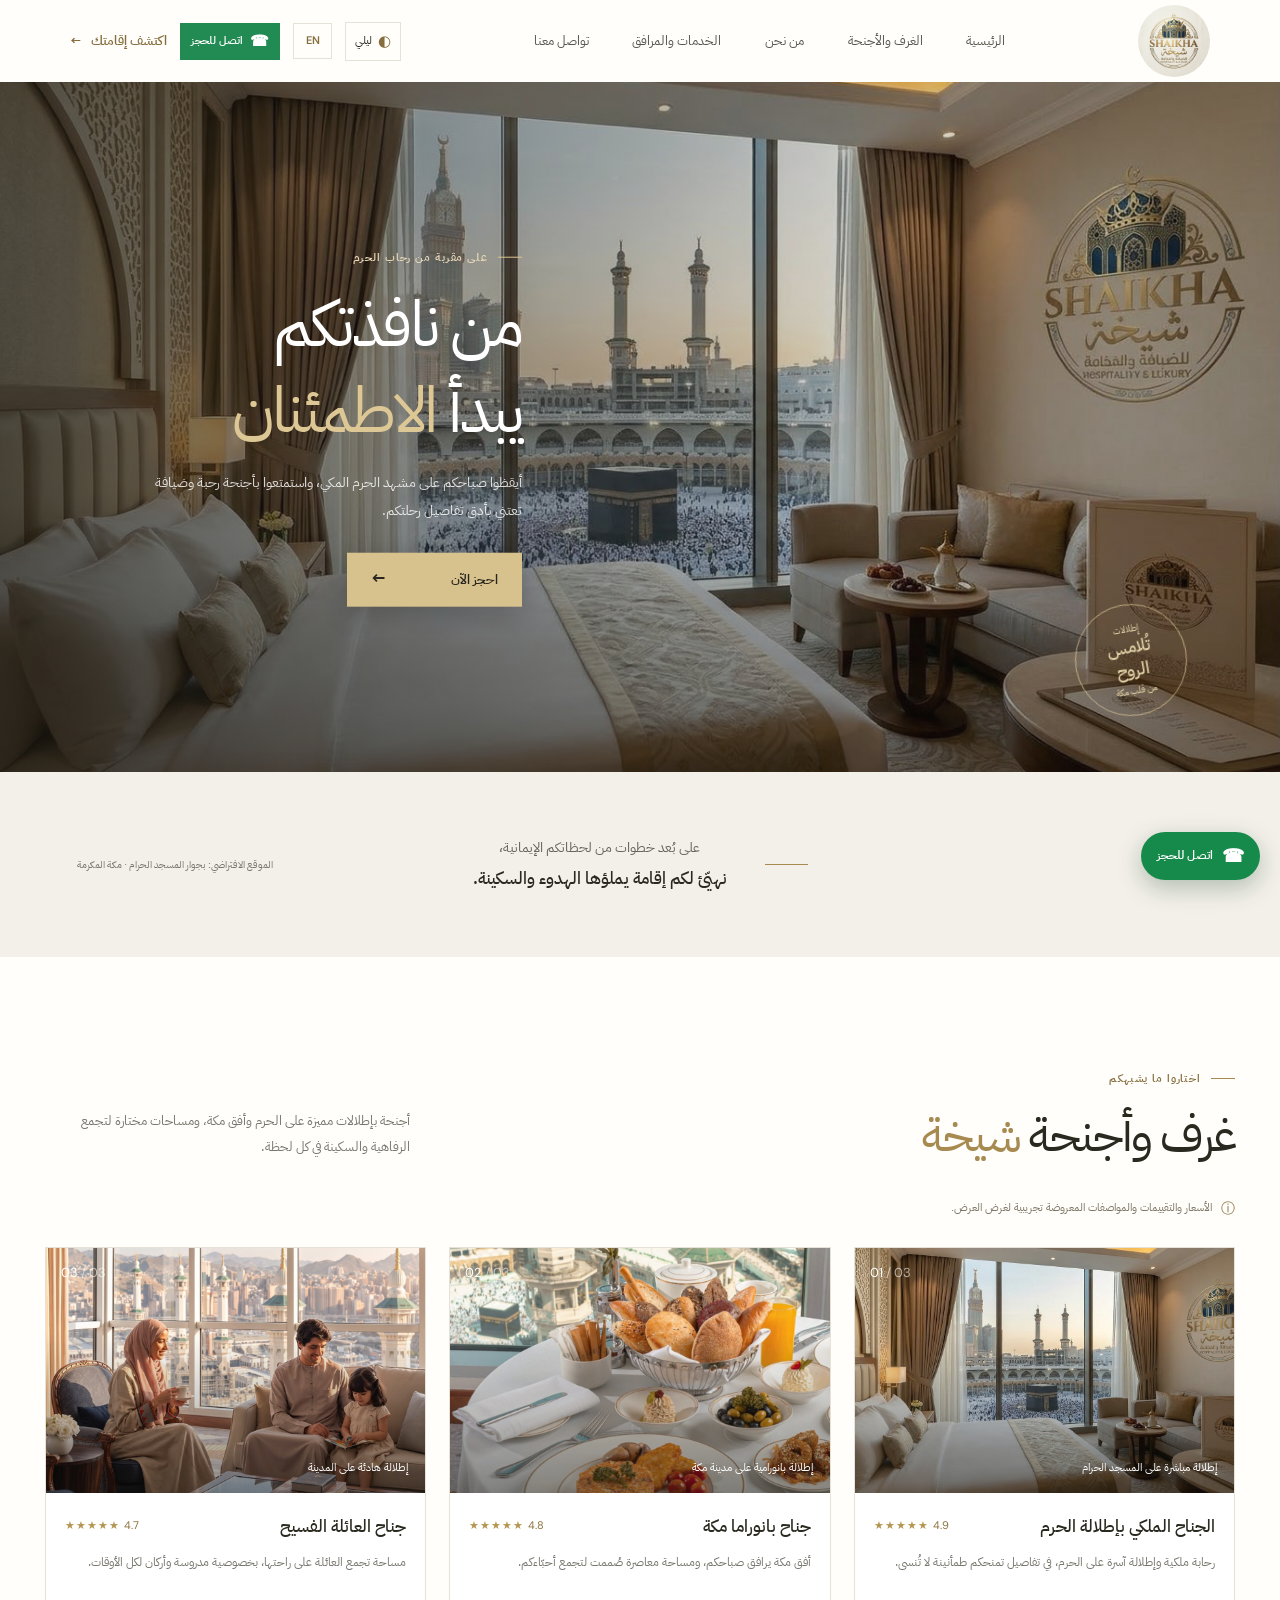
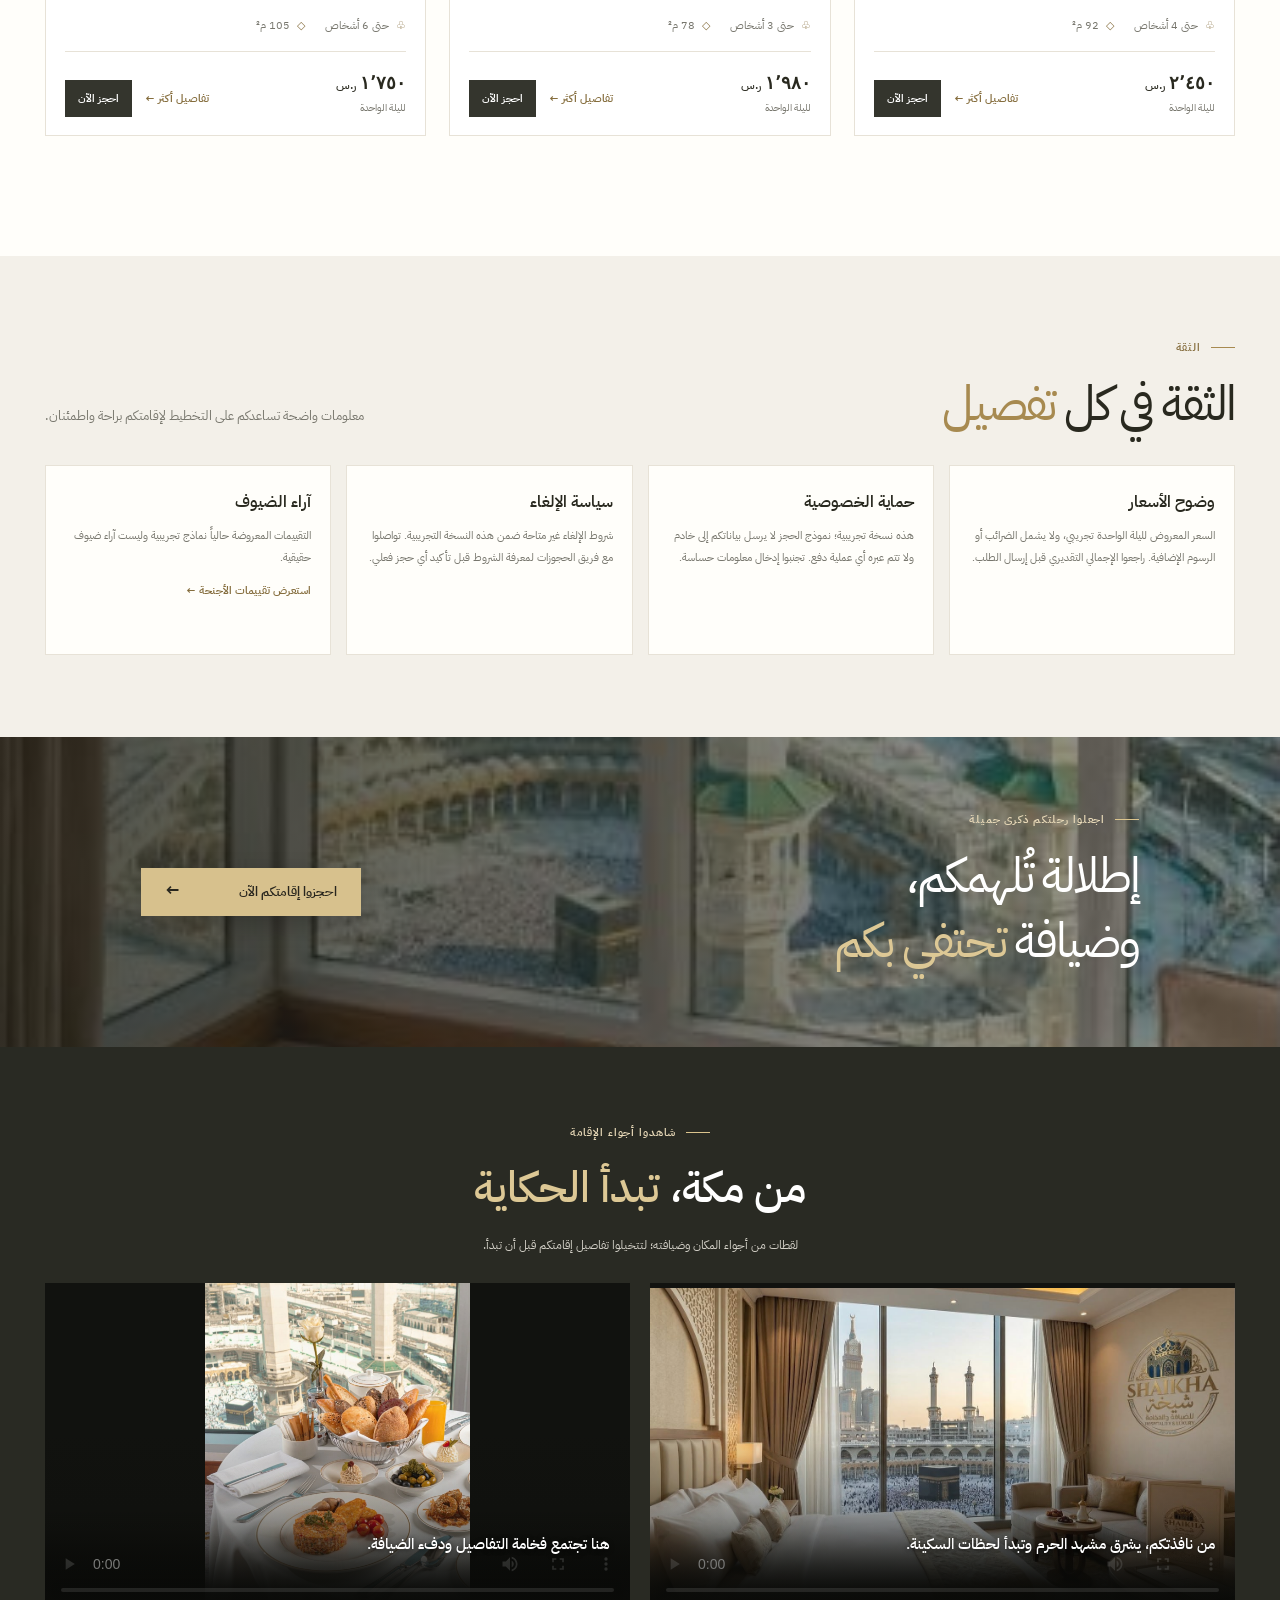
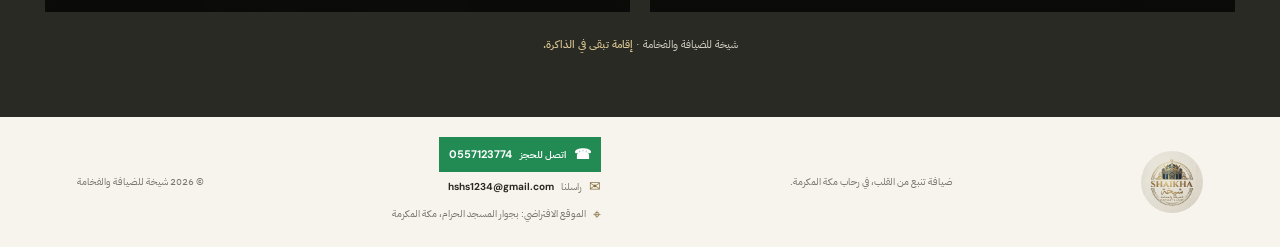
<file: index.html>
<!doctype html>
<html lang="ar" dir="rtl">
<head>
  <meta charset="utf-8">
  <meta name="viewport" content="width=device-width, initial-scale=1">
  <meta name="theme-color" content="#f7f4ed">
  <title>الغرف والأجنحة | شيخة للضيافة والفخامة</title>
  <link rel="icon" href="fotoo1.jpeg" type="image/jpeg">
  <link rel="preconnect" href="https://fonts.googleapis.com">
  <link rel="preconnect" href="https://fonts.gstatic.com" crossorigin>
  <link href="https://fonts.googleapis.com/css2?family=Alexandria:wght@400;500;600;700&family=DM+Sans:wght@400;500;600;700&family=IBM+Plex+Sans+Arabic:wght@400;500;600;700&display=swap" rel="stylesheet">
  <link rel="stylesheet" href="styles.css">
  <script src="app.js" defer></script>
</head>
<body data-page="rooms">
  <header class="site-header">
    <a class="brand" href="index.html" aria-label="شيخة، الصفحة الرئيسية">
      <img class="brand-logo" src="fotoo1.jpeg" alt="شيخة للضيافة والفخامة">
    </a>
    <nav class="main-nav" aria-label="التنقل الرئيسي">
      <a href="index.html" aria-current="page">الرئيسية</a>
      <a href="#rooms">الغرف والأجنحة</a>
      <a href="about.html">من نحن</a>
      <a href="services.html">الخدمات والمرافق</a>
      <a href="contact.html">تواصل معنا</a>
    </nav>
    <div class="header-actions">
      <button class="theme-toggle" type="button" aria-label="تفعيل الوضع الليلي"><span aria-hidden="true">◐</span><span class="theme-label">ليلي</span></button>
      <button class="language-toggle" type="button" aria-label="Switch to English">EN</button>
      <a class="header-contact" href="tel:+966557123774"><span aria-hidden="true">☎</span><span>اتصل للحجز</span></a>
      <a class="header-booking" href="#rooms">اكتشف إقامتك <span aria-hidden="true">←</span></a>
    </div>
  </header>

  <main>
    <section class="listing-hero">
      <div class="hero-shade"></div>
      <div class="hero-content">
        <p class="eyebrow eyebrow-light"><span></span> على مقربة من رحاب الحرم</p>
        <h1>من نافذتكم<br>يبدأ <em>الاطمئنان</em></h1>
        <p class="hero-intro">أيقظوا صباحكم على مشهد الحرم المكي، واستمتعوا بأجنحة رحبة وضيافة تعتني بأدق تفاصيل رحلتكم.</p>
        <a class="button button-gold hero-book-button" href="#rooms">احجز الآن <span aria-hidden="true">←</span></a>
      </div>
      <div class="hero-stamp"><span>إطلالات</span><strong>تُلامس<br>الروح</strong><span>من قلب مكة</span></div>
    </section>

    <section class="intro-strip" id="experience">
      <span class="strip-line" aria-hidden="true"></span>
      <p>على بُعد خطوات من لحظاتكم الإيمانية،<br><strong>نهيّئ لكم إقامة يملؤها الهدوء والسكينة.</strong></p>
      <a class="strip-note" href="https://maps.google.com/?q=Masjid+al-Haram+Makkah" target="_blank" rel="noopener noreferrer">الموقع الافتراضي: بجوار المسجد الحرام · مكة المكرمة</a>
    </section>

    <section class="rooms-section page-wrap" id="rooms">
      <div class="section-heading">
        <div>
          <p class="eyebrow"><span></span> اختاروا ما يشبهكم</p>
          <h2>غرف وأجنحة <em>شيخة</em></h2>
        </div>
        <p class="section-description">أجنحة بإطلالات مميزة على الحرم وأفق مكة، ومساحات مختارة لتجمع الرفاهية والسكينة في كل لحظة.</p>
      </div>
      <div class="demo-note"><span aria-hidden="true">ⓘ</span> الأسعار والتقييمات والمواصفات المعروضة تجريبية لغرض العرض.</div>
      <div class="room-grid" id="room-list" aria-live="polite"></div>
    </section>

    <section class="trust-section" id="trust">
      <div class="page-wrap">
        <div class="section-heading">
          <div>
            <p class="eyebrow"><span></span> الثقة</p>
            <h2>الثقة في كل <em>تفصيل</em></h2>
          </div>
          <p class="section-description">معلومات واضحة تساعدكم على التخطيط لإقامتكم براحة واطمئنان.</p>
        </div>
        <div class="trust-grid">
          <article class="trust-card">
            <h3>وضوح الأسعار</h3>
            <p>السعر المعروض لليلة الواحدة تجريبي، ولا يشمل الضرائب أو الرسوم الإضافية. راجعوا الإجمالي التقديري قبل إرسال الطلب.</p>
          </article>
          <article class="trust-card">
            <h3>حماية الخصوصية</h3>
            <p>هذه نسخة تجريبية؛ نموذج الحجز لا يرسل بياناتكم إلى خادم ولا تتم عبره أي عملية دفع. تجنبوا إدخال معلومات حساسة.</p>
          </article>
          <article class="trust-card">
            <h3>سياسة الإلغاء</h3>
            <p>شروط الإلغاء غير متاحة ضمن هذه النسخة التجريبية. تواصلوا مع فريق الحجوزات لمعرفة الشروط قبل تأكيد أي حجز فعلي.</p>
          </article>
          <article class="trust-card">
            <h3>آراء الضيوف</h3>
            <p>التقييمات المعروضة حالياً نماذج تجريبية وليست آراء ضيوف حقيقية.</p>
            <a class="text-link" href="room.html?id=haram-royal#reviews">استعرض تقييمات الأجنحة <span aria-hidden="true">←</span></a>
          </article>
        </div>
      </div>
    </section>

    <section class="closing-banner" id="contact">
      <div>
        <p class="eyebrow eyebrow-light"><span></span> اجعلوا رحلتكم ذكرى جميلة</p>
        <h2>إطلالة تُلهمكم،<br>وضيافة <em>تحتفي بكم</em></h2>
      </div>
      <a class="button button-gold closing-book-button" href="#rooms">احجزوا إقامتكم الآن <span aria-hidden="true">←</span></a>
    </section>

    <section class="final-film-section" id="experience" aria-labelledby="film-title">
      <div class="page-wrap">
        <div class="final-film-heading">
          <p class="eyebrow eyebrow-light"><span></span> شاهدوا أجواء الإقامة</p>
          <h2 id="film-title">من مكة، <em>تبدأ الحكاية</em></h2>
          <p>لقطات من أجواء المكان وضيافته؛ لتتخيلوا تفاصيل إقامتكم قبل أن تبدأ.</p>
        </div>
        <div class="film-grid">
          <figure class="film-card">
            <video controls playsinline preload="metadata" poster="2%20Image.jpeg" aria-label="مشاهد من الجناح وإطلالته على الحرم">
              <source src="WhatsApp%20Video%202026-11-17%20at%203.32.32%20PM.mp4" type="video/mp4">
              عذراً، متصفحكم لا يدعم تشغيل الفيديو.
            </video>
            <figcaption class="film-caption">من نافذتكم، يشرق مشهد الحرم وتبدأ لحظات السكينة.</figcaption>
          </figure>
          <figure class="film-card">
            <video controls playsinline preload="metadata" poster="WhatsApp%20Image%202026-11-17%20at%203.40.19%20PM%20(1).jpeg" aria-label="مشاهد من الجلسة والضيافة">
              <source src="WhatsApp%20Video%202026-11-17%20at%203.40.26%20PM.mp4" type="video/mp4">
              عذراً، متصفحكم لا يدعم تشغيل الفيديو.
            </video>
            <figcaption class="film-caption">هنا تجتمع فخامة التفاصيل ودفء الضيافة.</figcaption>
          </figure>
        </div>
        <p class="film-signoff">شيخة للضيافة والفخامة · <strong>إقامة تبقى في الذاكرة.</strong></p>
      </div>
    </section>
  </main>
  <footer class="site-footer">
    <a class="brand brand-footer" href="index.html"><img class="brand-logo" src="fotoo1.jpeg" alt="شيخة للضيافة والفخامة"></a>
    <p class="footer-motto">ضيافة تنبع من القلب، في رحاب مكة المكرمة.</p>
    <div class="footer-contact">
      <a class="footer-phone" href="tel:+966557123774"><span aria-hidden="true">☎</span><span>اتصل للحجز</span><strong dir="ltr">0557123774</strong></a>
      <a class="footer-email" href="mailto:hshs1234@gmail.com"><span aria-hidden="true">✉</span><span>راسلنا</span><strong>hshs1234@gmail.com</strong></a>
      <a class="footer-location" href="https://maps.google.com/?q=Masjid+al-Haram+Makkah" target="_blank" rel="noopener noreferrer"><span aria-hidden="true">⌖</span><span>الموقع الافتراضي: بجوار المسجد الحرام، مكة المكرمة</span></a>
    </div>
    <span>© <span data-year></span> شيخة للضيافة والفخامة</span>
  </footer>
  <a class="floating-contact" href="tel:+966557123774" aria-label="اتصل للحجز"><span aria-hidden="true">☎</span><span>اتصل للحجز</span></a>
  <script src="i18n.js" defer></script>
</body>
</html>
</file>
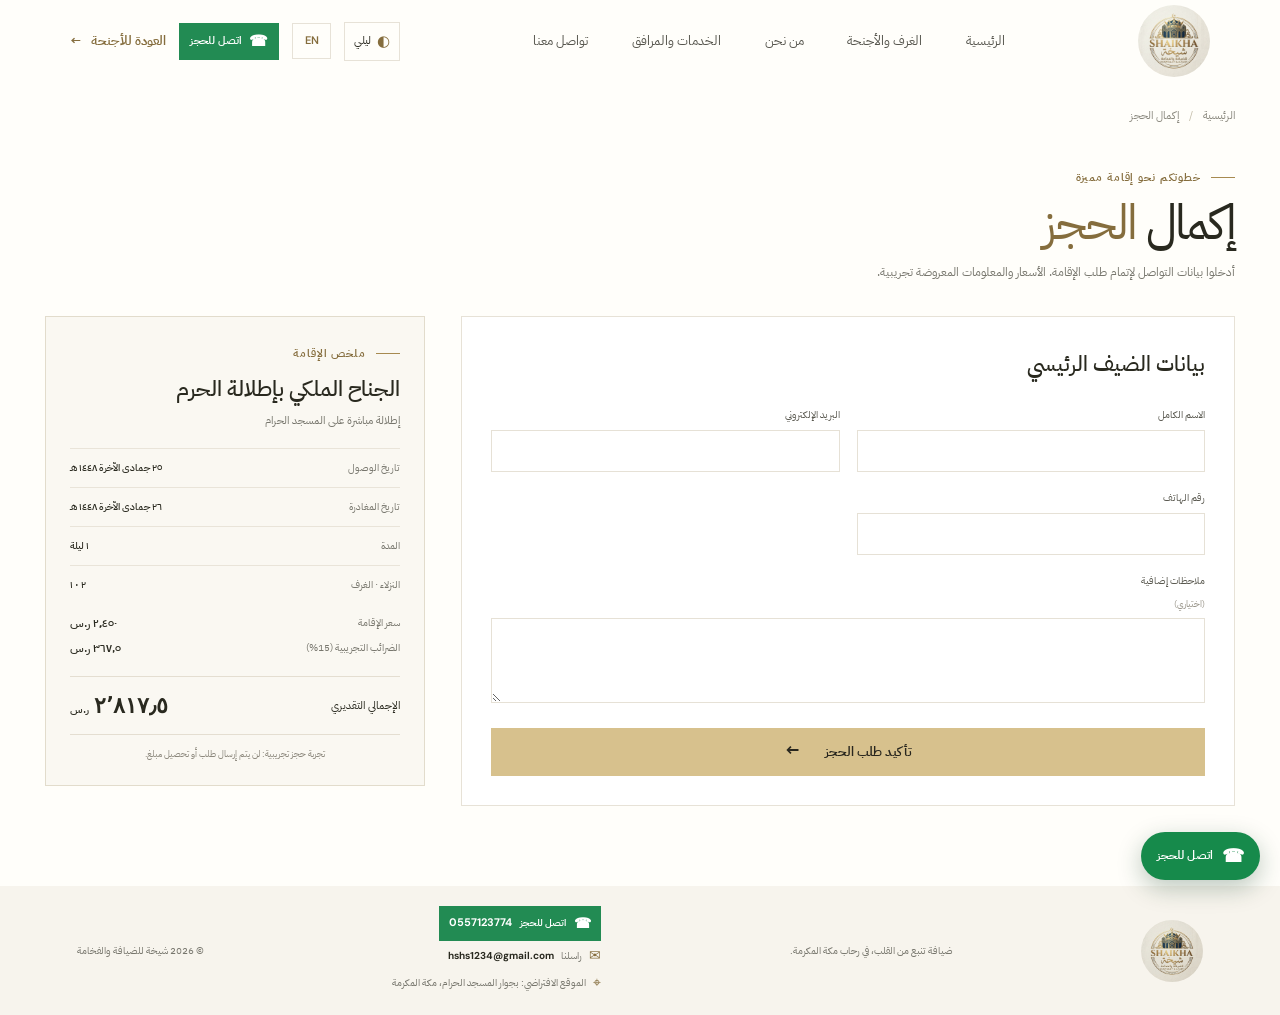
<file: booking.html>
<!doctype html>
<html lang="ar" dir="rtl">
<head>
  <meta charset="utf-8">
  <meta name="viewport" content="width=device-width, initial-scale=1">
  <meta name="theme-color" content="#f7f4ed">
  <title>إكمال الحجز | شيخة للضيافة والفخامة</title>
  <link rel="icon" href="fotoo1.jpeg" type="image/jpeg">
  <link rel="preconnect" href="https://fonts.googleapis.com">
  <link rel="preconnect" href="https://fonts.gstatic.com" crossorigin>
  <link href="https://fonts.googleapis.com/css2?family=Alexandria:wght@400;500;600;700&family=DM+Sans:wght@400;500;600;700&family=IBM+Plex+Sans+Arabic:wght@400;500;600;700&display=swap" rel="stylesheet">
  <link rel="stylesheet" href="styles.css">
  <script src="app.js" defer></script>
</head>
<body data-page="booking">
  <header class="site-header">
    <a class="brand" href="index.html" aria-label="شيخة، الصفحة الرئيسية"><img class="brand-logo" src="fotoo1.jpeg" alt="شيخة للضيافة والفخامة"></a>
    <nav class="main-nav" aria-label="التنقل الرئيسي"><a href="index.html">الرئيسية</a><a href="index.html#rooms">الغرف والأجنحة</a><a href="about.html">من نحن</a><a href="services.html">الخدمات والمرافق</a><a href="contact.html">تواصل معنا</a></nav>
    <div class="header-actions">
      <button class="theme-toggle" type="button" aria-label="تفعيل الوضع الليلي"><span aria-hidden="true">◐</span><span class="theme-label">ليلي</span></button>
      <button class="language-toggle" type="button" aria-label="Switch to English">EN</button>
      <a class="header-contact" href="tel:+966557123774"><span aria-hidden="true">☎</span><span>اتصل للحجز</span></a>
      <a class="header-booking" href="index.html">العودة للأجنحة <span aria-hidden="true">←</span></a>
    </div>
  </header>
  <main class="page-wrap booking-page">
    <nav class="breadcrumbs" aria-label="مسار التنقل"><a href="index.html">الرئيسية</a><span aria-hidden="true">/</span><span>إكمال الحجز</span></nav>
    <div class="booking-page-heading"><p class="eyebrow"><span></span> خطوتكم نحو إقامة مميزة</p><h1>إكمال <em>الحجز</em></h1><p>أدخلوا بيانات التواصل لإتمام طلب الإقامة. الأسعار والمعلومات المعروضة تجريبية.</p></div>
    <div class="checkout-layout">
      <form class="checkout-form" id="checkout-form">
        <h2>بيانات الضيف الرئيسي</h2>
        <div class="checkout-fields">
          <label class="field-label">الاسم الكامل<input name="fullName" autocomplete="name" required></label>
          <label class="field-label">البريد الإلكتروني<input name="email" type="email" autocomplete="email" required></label>
          <label class="field-label">رقم الهاتف<input name="phone" type="tel" autocomplete="tel" required></label>
          <label class="field-label">ملاحظات إضافية <span class="optional">(اختياري)</span><textarea name="notes" rows="3"></textarea></label>
        </div>
        <button class="button button-gold button-full" type="submit">تأكيد طلب الحجز <span aria-hidden="true">←</span></button>
        <p class="form-status" id="checkout-status" role="status"></p>
      </form>
      <aside class="booking-card checkout-summary">
        <p class="eyebrow"><span></span> ملخص الإقامة</p>
        <h2 id="checkout-room-name"></h2>
        <p class="checkout-view" id="checkout-view"></p>
        <div class="summary-row"><span>تاريخ الوصول</span><strong id="checkout-checkin"></strong></div>
        <div class="summary-row"><span>تاريخ المغادرة</span><strong id="checkout-checkout"></strong></div>
        <div class="summary-row"><span>المدة</span><strong id="checkout-nights"></strong></div>
        <div class="summary-row"><span>النزلاء · الغرف</span><strong id="checkout-guests"></strong></div>
        <div class="cost-breakdown">
          <div><span>سعر الإقامة</span><strong id="checkout-subtotal"></strong></div>
          <div><span>الضرائب التجريبية (15%)</span><strong id="checkout-tax"></strong></div>
        </div>
        <div class="booking-total"><span>الإجمالي التقديري</span><strong id="checkout-total"></strong></div>
        <p class="booking-disclaimer">تجربة حجز تجريبية: لن يتم إرسال طلب أو تحصيل مبلغ.</p>
      </aside>
    </div>
  </main>
  <footer class="site-footer">
    <a class="brand brand-footer" href="index.html"><img class="brand-logo" src="fotoo1.jpeg" alt="شيخة للضيافة والفخامة"></a>
    <p class="footer-motto">ضيافة تنبع من القلب، في رحاب مكة المكرمة.</p>
    <div class="footer-contact">
      <a class="footer-phone" href="tel:+966557123774"><span aria-hidden="true">☎</span><span>اتصل للحجز</span><strong dir="ltr">0557123774</strong></a>
      <a class="footer-email" href="mailto:hshs1234@gmail.com"><span aria-hidden="true">✉</span><span>راسلنا</span><strong>hshs1234@gmail.com</strong></a>
      <a class="footer-location" href="https://maps.google.com/?q=Masjid+al-Haram+Makkah" target="_blank" rel="noopener noreferrer"><span aria-hidden="true">⌖</span><span>الموقع الافتراضي: بجوار المسجد الحرام، مكة المكرمة</span></a>
    </div>
    <span>© <span data-year></span> شيخة للضيافة والفخامة</span>
  </footer>
  <a class="floating-contact" href="tel:+966557123774" aria-label="اتصل للحجز"><span aria-hidden="true">☎</span><span>اتصل للحجز</span></a>
  <script src="i18n.js" defer></script>
</body>
</html>
</file>
<file: styles.css>
:root {
  --ink: #29291f;
  --muted: #77766d;
  --gold: #a78a50;
  --gold-dark: #856d3d;
  --gold-soft: #e7dcc1;
  --cream: #f7f4ed;
  --paper: #fffefa;
  --line: #e7e2d7;
  --serif: "IBM Plex Sans Arabic", sans-serif;
}

* { box-sizing: border-box; }
html { scroll-behavior: smooth; scroll-padding-top: 90px; }
body { margin: 0; background: var(--paper); color: var(--ink); font-family: "IBM Plex Sans Arabic", sans-serif; font-size: 15px; line-height: 1.8; }
button, input, select, textarea { font: inherit; }
button, a { -webkit-tap-highlight-color: transparent; }
a { color: inherit; text-decoration: none; }
button:focus-visible, a:focus-visible, input:focus-visible, select:focus-visible, textarea:focus-visible { outline: 3px solid #bf9d56; outline-offset: 3px; }
.page-wrap { width: min(1190px, calc(100% - 64px)); margin-inline: auto; }
.site-header { height: 82px; padding: 0 max(5.5vw, 28px); display: flex; align-items: center; justify-content: space-between; gap: 25px; background: var(--paper); position: relative; z-index: 4; }
.brand { display: inline-flex; align-items: center; gap: 11px; flex-shrink: 0; }
.brand-logo { display: block; width: 72px; height: 72px; border-radius: 50%; object-fit: cover; object-position: center; mix-blend-mode: multiply; }
.main-nav { display: flex; gap: clamp(20px, 3.4vw, 54px); color: #56554d; font-size: 13px; }
.menu-toggle { display: none; }
.main-nav a, .header-booking, .text-link { transition: color .2s ease; }
.main-nav a:hover, .header-booking:hover, .text-link:hover { color: var(--gold-dark); }
.header-actions { display: flex; align-items: center; gap: 13px; flex-shrink: 0; }
.theme-toggle, .language-toggle { min-height: 36px; display: inline-flex; align-items: center; justify-content: center; gap: 6px; padding: 5px 9px; border: 1px solid var(--line); color: var(--ink); background: transparent; font-size: 11px; cursor: pointer; transition: background .2s ease, border-color .2s ease; }
.theme-toggle:hover, .language-toggle:hover { border-color: var(--gold); background: var(--cream); }
.theme-toggle > span:first-child { color: var(--gold-dark); font-size: 15px; }
.language-toggle { min-width: 39px; color: var(--gold-dark); font-family: "DM Sans", sans-serif; font-weight: 600; }
.header-contact { min-height: 36px; display: inline-flex; align-items: center; gap: 7px; padding: 5px 11px; color: #fff; background: #228b53; font-size: 11px; font-weight: 600; white-space: nowrap; transition: background .2s ease, transform .2s ease; }
.header-contact:hover { color: #fff; background: #176f40; transform: translateY(-1px); }
.header-contact > span:first-child { font-size: 15px; }
.header-booking { color: var(--gold-dark); font-size: 13px; font-weight: 600; white-space: nowrap; }
.header-booking span { padding-inline-start: 7px; }
.listing-hero { position: relative; min-height: 550px; height: min(690px, 70vw); overflow: hidden; color: white; background: #35362f url("2%20Image.jpeg") center 48% / cover no-repeat; }
.hero-shade, .gallery-shade { position: absolute; inset: 0; background: linear-gradient(90deg, rgba(20,21,17,.66), rgba(20,21,17,.16) 70%), linear-gradient(0deg, rgba(16,17,14,.32), transparent 42%); }
.hero-content { position: absolute; top: 50%; left: max(10.3vw, 55px); transform: translateY(-50%); max-width: 470px; animation: content-reveal .8s .15s ease both; }
.eyebrow { margin: 0 0 14px; color: var(--gold-dark); text-transform: uppercase; letter-spacing: .08em; font-size: 11px; font-weight: 600; display: flex; align-items: center; gap: 10px; }
.eyebrow > span { display: inline-block; width: 24px; height: 1px; background: var(--gold); }
.eyebrow-light { color: #e8d9b8; }
.eyebrow-light > span { background: #dbc48d; }
.hero-content h1, .section-heading h2, .closing-banner h2, .booking-page-heading h1 { margin: 0; font-family: var(--serif); font-weight: 400; font-size: clamp(40px, 5vw, 66px); line-height: 1.35; letter-spacing: -.04em; }
.hero-content h1 em, .section-heading h2 em, .closing-banner h2 em, .booking-page-heading h1 em { color: #ddc895; font-style: normal; }
.hero-intro { max-width: 390px; margin: 14px 0 28px; color: rgba(255,255,255,.82); font-size: 14px; line-height: 2; }
.button { min-height: 48px; display: inline-flex; justify-content: center; align-items: center; gap: 25px; padding: 0 23px; border: 1px solid transparent; font-size: 13px; font-weight: 600; cursor: pointer; transition: background .2s ease, color .2s ease, transform .2s ease; }
.button:hover { transform: translateY(-2px); }
.button-gold { color: #28261e; background: #d7c18d; }
.button-gold:hover { background: #e3d1a5; }
.button-gold > span, .button-dark > span, .button-outline > span { font-size: 17px; }
.hero-book-button { min-width: 175px; min-height: 54px; justify-content: space-between; box-shadow: 0 8px 26px rgba(0,0,0,.2); }
.hero-stamp { position: absolute; right: 7.3vw; bottom: 56px; width: 112px; height: 112px; border: 1px solid rgba(222,201,150,.7); border-radius: 50%; display: flex; align-items: center; justify-content: center; flex-direction: column; color: #e3d2a7; text-align: center; transform: rotate(-10deg); }
.hero-stamp strong { font-size: 17px; font-weight: 500; line-height: 1.35; }
.hero-stamp span { font-size: 9px; }
.intro-strip { min-height: 185px; position: relative; display: flex; align-items: center; justify-content: center; gap: 38px; padding: 26px; background: #f3f0e9; }
.strip-line { width: 43px; height: 1px; background: var(--gold); }
.intro-strip p { margin: 0; text-align: center; line-height: 2; color: #66655b; font-size: 14px; }
.intro-strip p strong { color: var(--ink); font-size: 17px; font-weight: 500; }
.strip-note { position: absolute; left: 6vw; color: #77766d; font-size: 10px; }
.rooms-section { padding-top: 112px; padding-bottom: 120px; }
.section-heading { display: flex; justify-content: space-between; align-items: end; gap: 35px; margin-bottom: 28px; }
.section-heading h2 { font-size: clamp(34px, 4vw, 48px); line-height: 1.35; }
.section-heading h2 em { color: var(--gold); }
.section-description { max-width: 365px; margin: 0 0 8px; color: var(--muted); font-size: 13px; line-height: 2; }
.trust-section { padding: 82px 0; background: #f3f0e9; }
.trust-grid { display: grid; grid-template-columns: repeat(4, minmax(0, 1fr)); gap: 15px; }
.trust-card { min-height: 190px; padding: 22px 19px; border: 1px solid var(--line); background: var(--paper); }
.trust-card h3 { margin: 0 0 9px; font-size: 16px; font-weight: 600; }
.trust-card p { margin: 0; color: var(--muted); font-size: 11px; line-height: 2; }
.trust-card .text-link { display: inline-block; margin-top: 12px; }
.demo-note { display: flex; gap: 9px; align-items: center; margin: 0 0 26px; color: #7d7565; font-size: 11px; }
.demo-note > span { color: var(--gold-dark); font-size: 14px; }
.room-grid { display: grid; grid-template-columns: repeat(3, minmax(0, 1fr)); gap: 23px; }
.room-card { min-width: 0; border: 1px solid var(--line); background: white; transition: box-shadow .25s ease, transform .25s ease; }
.room-card:hover { box-shadow: 0 15px 40px rgba(48,44,31,.1); transform: translateY(-4px); }
.room-card-image { height: 245px; display: block; position: relative; overflow: hidden; background: #d2ccbd; }
.room-card-image::after { content: ""; position: absolute; inset: 35% 0 0; background: linear-gradient(0deg, rgba(19,20,16,.48), transparent); }
.room-card-image img { width: 100%; height: 100%; object-fit: cover; transition: transform .6s ease; }
.room-card:hover .room-card-image img { transform: scale(1.045); }
.image-label { position: absolute; z-index: 1; bottom: 15px; right: 17px; color: white; font-size: 11px; }
.image-number { position: absolute; z-index: 1; top: 13px; left: 15px; color: white; direction: ltr; font-family: "DM Sans", sans-serif; font-size: 13px; }
.image-number i { color: rgba(255,255,255,.6); font-style: normal; }
.room-card-body { padding: 20px 19px 18px; }
.room-card-title-row { display: flex; align-items: flex-start; justify-content: space-between; gap: 10px; }
.room-card-title-row h3 { margin: 0; font-family: var(--serif); font-size: 17px; font-weight: 500; line-height: 1.65; }
.card-rating { display: flex; align-items: center; gap: 4px; padding-top: 3px; color: #8a713c; white-space: nowrap; direction: ltr; font-family: "DM Sans", sans-serif; font-size: 11px; }
.stars { color: #b59651; letter-spacing: 1px; direction: ltr; white-space: nowrap; }
.room-card-description { min-height: 50px; margin: 10px 0 15px; color: var(--muted); font-size: 12px; line-height: 1.9; }
.room-card-meta { display: flex; gap: 20px; padding-bottom: 15px; color: #77766d; font-size: 11px; }
.room-card-meta span span { color: var(--gold-dark); padding-left: 4px; }
.room-card-bottom { border-top: 1px solid var(--line); padding-top: 15px; display: flex; align-items: end; justify-content: space-between; gap: 10px; }
.card-price { color: var(--ink); font-family: "DM Sans", sans-serif; font-size: 18px; font-weight: 600; white-space: nowrap; }
.currency { font-family: "IBM Plex Sans Arabic", sans-serif; font-size: 12px; font-weight: 500; }
.card-price small { display: block; color: var(--muted); font-family: "IBM Plex Sans Arabic", sans-serif; font-size: 10px; font-weight: 400; }
.card-actions { display: flex; align-items: center; gap: 13px; }
.text-link { color: var(--gold-dark); font-size: 11px; font-weight: 600; white-space: nowrap; }
.button-dark { color: white; background: #34352d; }
.button-dark:hover { background: #4a493d; }
.button-small { min-height: 37px; gap: 0; padding: 0 12px; font-size: 11px; }
.closing-banner { min-height: 310px; padding: 65px max(11vw, 42px); display: flex; justify-content: space-between; align-items: center; gap: 30px; color: white; background: linear-gradient(90deg, rgba(29,31,26,.78), rgba(29,31,26,.44)), url("WhatsApp%20Image%202026-11-17%20at%203.32.33%20PM%20(2).jpeg") center 48% / cover; }
.closing-banner h2 { font-size: clamp(34px, 4vw, 48px); }
.button-outline { border-color: rgba(231,218,188,.7); color: white; background: transparent; }
.button-outline:hover { background: rgba(255,255,255,.12); }
.closing-book-button { min-width: 220px; justify-content: space-between; box-shadow: 0 8px 25px rgba(0,0,0,.22); }
.site-footer { min-height: 105px; padding: 20px 6vw; display: flex; align-items: center; justify-content: space-between; gap: 20px; background: #f7f4ed; color: var(--muted); font-size: 10px; }
.site-footer p { margin: 0; }
.brand-footer .brand-logo { width: 62px; height: 62px; }
.footer-contact { display: flex; flex-direction: column; gap: 2px; font-size: 10px; }
.footer-contact a { display: flex; align-items: center; gap: 7px; width: fit-content; transition: color .2s ease, background .2s ease; }
.footer-contact a:hover { color: var(--gold-dark); }
.footer-contact a > span:first-child { color: var(--gold-dark); font-size: 14px; }
.footer-contact .footer-phone { gap: 8px; padding: 5px 10px; color: #fff; background: #228b53; font-weight: 600; }
.footer-contact .footer-phone:hover { color: #fff; background: #176f40; }
.footer-contact .footer-phone > span:first-child { color: #fff; }
.footer-contact .footer-phone strong { font-family: "DM Sans", sans-serif; font-size: 11px; }
.footer-contact .footer-email strong { color: var(--ink); font-family: "DM Sans", sans-serif; font-size: 10px; }
.floating-contact { position: fixed; z-index: 20; inset-inline-start: 20px; bottom: calc(20px + env(safe-area-inset-bottom)); min-height: 48px; display: inline-flex; align-items: center; gap: 9px; padding: 8px 16px; border-radius: 999px; color: #fff; background: #168a4b; box-shadow: 0 8px 24px rgba(13,60,35,.28); font-size: 12px; font-weight: 600; transition: transform .2s ease, background .2s ease; }
.floating-contact:hover { color: #fff; background: #116f3c; transform: translateY(-2px); }
.floating-contact > span:first-child { font-size: 18px; line-height: 1; }
.final-film-section { padding: 76px 0 62px; color: #fff; background: #292a23; }
.final-film-heading { margin-bottom: 27px; text-align: center; }
.final-film-heading .eyebrow { justify-content: center; margin-bottom: 7px; }
.final-film-heading h2 { margin: 0; font-family: var(--serif); font-size: clamp(30px, 4vw, 43px); font-weight: 500; }
.final-film-heading h2 em { color: #ddc895; font-style: normal; }
.final-film-heading > p:last-child { margin: 8px 0 0; color: #d3d0c7; font-size: 12px; }
.film-grid { display: grid; grid-template-columns: repeat(2, minmax(0, 1fr)); gap: 20px; }
.film-card { min-width: 0; margin: 0; position: relative; overflow: hidden; background: #11120f; }
.film-card::after { position: absolute; z-index: 1; inset: 45% 0 0; content: ""; background: linear-gradient(0deg, rgba(14,15,12,.76), transparent); pointer-events: none; }
.film-card video { display: block; width: 100%; aspect-ratio: 16 / 9; object-fit: contain; background: #11120f; }
.film-caption { position: absolute; z-index: 2; right: 20px; bottom: 54px; left: 20px; color: #fff; font-size: 15px; font-weight: 500; text-shadow: 0 1px 5px rgba(0,0,0,.7); pointer-events: none; }
.film-signoff { margin: 23px 0 0; color: #d3d0c7; font-size: 11px; text-align: center; }
.film-signoff strong { color: #ddc895; font-weight: 500; }

/* Room details */
.detail-wrap { padding-bottom: 100px; }
.breadcrumbs { display: flex; align-items: center; gap: 10px; padding: 24px 0 22px; color: #8a887e; font-size: 11px; }
.breadcrumbs a:hover { color: var(--gold-dark); }
.breadcrumbs > span[aria-hidden] { color: #c4bda9; }
.detail-heading { display: flex; justify-content: space-between; align-items: end; margin: 5px 0 25px; gap: 20px; }
.detail-heading .eyebrow { margin-bottom: 7px; }
.detail-heading h1 { margin: 0; font-family: var(--serif); font-size: clamp(29px, 3.3vw, 42px); font-weight: 500; line-height: 1.5; }
.room-location { margin: 1px 0 0; color: var(--muted); font-size: 12px; }
.room-location::before { content: "⌖"; color: var(--gold); padding-left: 7px; }
.detail-heading-rating { display: flex; align-items: center; gap: 8px; color: var(--gold-dark); font-size: 12px; white-space: nowrap; }
.detail-heading-rating strong { font-family: "DM Sans", sans-serif; color: var(--ink); }
.detail-heading-rating > span:last-child { color: var(--muted); font-size: 10px; }
.gallery { margin-bottom: 44px; }
.gallery-main { height: clamp(360px, 49vw, 590px); position: relative; overflow: hidden; background: #d2ccbd; }
.gallery-main > img { width: 100%; height: 100%; object-fit: cover; }
.gallery-shade { background: linear-gradient(0deg, rgba(14,15,12,.56), transparent 44%); pointer-events: none; }
.gallery-image-enter { animation: image-enter .45s ease both; }
.gallery-arrow { position: absolute; z-index: 1; top: 50%; transform: translateY(-50%); width: 48px; height: 48px; border: 1px solid rgba(255,255,255,.65); border-radius: 50%; color: white; background: rgba(21,22,18,.2); font-family: Arial, sans-serif; font-size: 36px; line-height: 1; cursor: pointer; transition: background .2s ease; }
.gallery-arrow:hover { background: rgba(21,22,18,.65); }
.gallery-next { right: 22px; }
.gallery-prev { left: 22px; }
.gallery-fullscreen { position: absolute; top: 20px; left: 20px; z-index: 1; display: flex; gap: 8px; align-items: center; padding: 8px 13px; border: 1px solid rgba(255,255,255,.65); color: white; background: rgba(25,26,22,.24); font-size: 11px; cursor: pointer; }
.gallery-fullscreen:hover { background: rgba(25,26,22,.65); }
.gallery-counter { position: absolute; left: 24px; bottom: 23px; z-index: 1; color: white; direction: ltr; font-family: "DM Sans", sans-serif; font-size: 12px; }
.gallery-caption { position: absolute; bottom: 18px; right: 25px; z-index: 1; display: flex; align-items: center; gap: 12px; color: white; font-size: 13px; }
.caption-index { color: #e5ce99; font-family: "DM Sans", sans-serif; font-size: 12px; }
.gallery-below { display: flex; align-items: center; justify-content: space-between; gap: 20px; padding-top: 13px; }
.gallery-dots { display: flex; gap: 8px; }
.gallery-dot { width: 7px; height: 7px; padding: 0; border: 0; border-radius: 50%; background: #d7d2c8; cursor: pointer; transition: all .2s ease; }
.gallery-dot.active { width: 22px; border-radius: 5px; background: var(--gold); }
.gallery-thumbs { display: flex; gap: 8px; }
.gallery-thumb { width: 82px; height: 56px; padding: 0; overflow: hidden; border: 2px solid transparent; background: transparent; cursor: pointer; opacity: .68; transition: opacity .2s ease, border-color .2s ease; }
.gallery-thumb.active { border-color: var(--gold); opacity: 1; }
.gallery-thumb img { display: block; width: 100%; height: 100%; object-fit: cover; }
.detail-layout { display: grid; grid-template-columns: minmax(0, 1fr) 340px; align-items: start; gap: 55px; }
.detail-main { min-width: 0; }
.suite-overview { padding: 2px 0 34px; border-bottom: 1px solid var(--line); }
.suite-overview-top { display: flex; align-items: center; justify-content: space-between; gap: 15px; }
.suite-overview-top .eyebrow { margin-bottom: 9px; }
.suite-overview-top > div { display: flex; align-items: center; gap: 8px; font-size: 11px; }
.suite-overview-top > div > span:last-child { color: var(--muted); font-size: 10px; }
.suite-overview h2, .subsection-title h2 { margin: 0; font-family: var(--serif); font-size: 26px; font-weight: 500; line-height: 1.6; }
.suite-description { margin: 13px 0 24px; max-width: 760px; color: #69685f; font-size: 13px; line-height: 2.25; }
.spec-list { display: grid; grid-template-columns: repeat(2, minmax(0, 1fr)); gap: 0 28px; }
.spec-item { min-height: 55px; display: flex; align-items: center; justify-content: space-between; gap: 12px; border-top: 1px solid #eeebe4; font-size: 11px; }
.spec-item span { color: var(--muted); }
.spec-item strong { font-size: 11px; font-weight: 500; text-align: left; }
.features-section { padding: 37px 0 42px; border-bottom: 1px solid var(--line); }
.subsection-title { margin-bottom: 20px; }
.subsection-title .eyebrow { margin-bottom: 5px; }
.subsection-title h2 { font-size: 24px; }
.feature-grid { display: grid; grid-template-columns: repeat(4, minmax(0, 1fr)); gap: 13px; }
.feature-item { min-height: 78px; padding: 13px 11px; border: 1px solid var(--line); display: flex; align-items: center; gap: 10px; color: #58574e; font-size: 11px; line-height: 1.6; }
.feature-icon { flex: 0 0 30px; width: 30px; height: 30px; display: grid; place-items: center; border-radius: 50%; color: var(--gold-dark); background: #f3f0e9; font-size: 16px; }
.reviews-section { padding: 38px 0 10px; }
.reviews-heading { display: flex; align-items: end; justify-content: space-between; }
.reviews-heading > div:last-child { display: flex; align-items: center; gap: 12px; }
.review-summary-score { font: 600 30px "DM Sans", sans-serif; color: var(--ink); }
.reviews-heading > div:last-child > span:last-child { display: flex; flex-direction: column; align-items: flex-start; font-size: 12px; }
.reviews-heading small { color: var(--muted); font-size: 9px; }
.review-demo-note { margin: -4px 0 20px; font-size: 10px; }
.reviews-grid { display: grid; grid-template-columns: repeat(2, minmax(0, 1fr)); gap: 13px; }
.review-card { padding: 17px; position: relative; border: 1px solid var(--line); background: #fffefa; }
.review-card-top { display: flex; align-items: center; gap: 9px; }
.review-avatar { width: 34px; height: 34px; display: grid; place-items: center; border-radius: 50%; color: var(--gold-dark); background: #f1ecdf; font-size: 13px; }
.review-card-top > div { display: flex; flex-direction: column; line-height: 1.55; }
.review-card-top strong { font-size: 11px; font-weight: 600; }
.review-card-top small { color: #99958a; font-size: 9px; }
.review-stars { margin-inline-start: auto; color: #b59651; direction: ltr; font-size: 12px; }
.review-card > p { margin: 12px 0 9px; color: #6e6c63; font-size: 11px; line-height: 1.95; }
.sample-tag { color: #898171; font-size: 9px; }
.review-form { margin-top: 24px; padding: 22px; border: 1px solid var(--line); display: grid; grid-template-columns: 1fr 1fr; gap: 13px; }
.review-form-heading { grid-column: 1 / -1; display: flex; align-items: baseline; gap: 12px; }
.review-form-heading h3 { margin: 0; font-size: 15px; font-weight: 600; }
.review-form-heading span { color: var(--muted); font-size: 10px; }
.field-label { display: flex; flex-direction: column; gap: 6px; color: #59584f; font-size: 10px; }
.field-label input, .field-label select, .field-label textarea { width: 100%; min-height: 42px; padding: 9px 11px; border: 1px solid #e6e1d6; border-radius: 0; color: var(--ink); background: white; font-size: 12px; }
.field-label textarea { resize: vertical; }
.review-comment-field { grid-column: 1 / -1; }
.review-form .button { justify-self: start; min-height: 40px; }
.form-status { grid-column: 1 / -1; margin: 0; color: #54714d; font-size: 11px; }
.booking-card { padding: 27px 24px 23px; border: 1px solid #e2dccc; background: #faf8f2; position: sticky; top: 25px; }
.booking-card > .eyebrow { margin-bottom: 5px; }
.booking-card h2 { margin: 0; font-family: var(--serif); font-size: 22px; font-weight: 500; }
.booking-price { display: flex; align-items: baseline; gap: 8px; padding: 15px 0 19px; border-bottom: 1px solid #e4ded1; }
.booking-price > strong { color: var(--ink); font: 600 25px "DM Sans", sans-serif; }
.booking-price > strong .currency { font-size: 14px; }
.booking-price > span { color: var(--muted); font-size: 10px; }
.booking-form { padding-top: 18px; }
.booking-date-row { display: grid; grid-template-columns: 1fr 1fr; gap: 11px; margin-bottom: 14px; }
.booking-date-row input, .booking-date-row select { min-width: 0; padding-inline: 6px; font-family: "IBM Plex Sans Arabic", sans-serif; font-size: 10px; direction: rtl; }
.booking-total { margin: 19px 0; padding: 14px 0; border-top: 1px solid #e4ded1; border-bottom: 1px solid #e4ded1; display: flex; justify-content: space-between; align-items: center; gap: 10px; }
.booking-total > span { font-size: 11px; }
.booking-total small { display: block; color: var(--muted); font-size: 9px; }
.booking-total strong { font: 600 19px "DM Sans", sans-serif; white-space: nowrap; }
.booking-total .currency { font-size: 11px; }
.button-full { width: 100%; }
.booking-disclaimer { margin: 11px 0 0; color: #8c887d; font-size: 9px; line-height: 1.8; text-align: center; }
.lightbox { width: min(1100px, 94vw); height: min(86vh, 780px); max-width: none; max-height: none; padding: 44px 68px 42px; overflow: hidden; border: 0; color: white; background: #151612; }
.lightbox::backdrop { background: rgba(15,16,13,.92); }
.lightbox-toolbar { position: absolute; z-index: 2; top: 10px; right: 17px; left: 17px; display: flex; align-items: center; justify-content: space-between; color: #ddd; font: 12px "DM Sans", sans-serif; direction: ltr; }
.lightbox-toolbar > div { display: flex; gap: 7px; }
.lightbox-toolbar button { width: 36px; height: 36px; border: 1px solid #55564f; color: white; background: #282923; font-size: 23px; cursor: pointer; }
.lightbox-toolbar button:hover { background: #414239; }
.lightbox > img { width: 100%; height: calc(100% - 22px); object-fit: contain; transition: transform .2s ease; }
.lightbox > p { position: absolute; bottom: 7px; right: 0; left: 0; margin: 0; color: #d3c7a8; font-size: 11px; text-align: center; }
.lightbox-arrow { position: absolute; z-index: 1; top: 50%; width: 42px; height: 52px; border: 1px solid #585951; color: white; background: rgba(20,21,17,.7); font: 36px Arial, sans-serif; cursor: pointer; }
.lightbox-next { right: 12px; }
.lightbox-prev { left: 12px; }

/* Booking */
.booking-page { min-height: calc(100vh - 187px); padding-bottom: 80px; }
.booking-page-heading { padding: 20px 0 32px; }
.booking-page-heading .eyebrow { margin-bottom: 3px; }
.booking-page-heading h1 { color: var(--ink); font-size: clamp(34px, 4vw, 48px); }
.booking-page-heading h1 em { color: var(--gold-dark); }
.booking-page-heading > p:last-child { margin: 7px 0 0; color: var(--muted); font-size: 12px; }
.checkout-layout { display: grid; grid-template-columns: minmax(0, 1fr) 380px; align-items: start; gap: 36px; }
.checkout-form { padding: 29px; border: 1px solid var(--line); background: white; }
.checkout-form h2 { margin: 0 0 22px; font-family: var(--serif); font-size: 21px; font-weight: 500; }
.checkout-fields { display: grid; grid-template-columns: 1fr 1fr; gap: 17px; margin-bottom: 25px; }
.checkout-fields label:last-child { grid-column: 1 / -1; }
.optional { color: #99958a; font-size: 9px; }
.checkout-summary { position: static; }
.checkout-summary h2 { margin-top: 4px; }
.checkout-view { margin: 3px 0 17px; color: var(--muted); font-size: 11px; }
.summary-row { display: flex; justify-content: space-between; gap: 12px; padding: 10px 0; border-top: 1px solid #e9e4d9; font-size: 10px; }
.summary-row > span { color: var(--muted); }
.summary-row > strong { font-weight: 500; text-align: left; }
.checkout-summary .booking-total { margin-bottom: 0; }
.checkout-summary .booking-total strong { font-size: 22px; }

.cost-breakdown { margin: 10px 0 0; display: grid; gap: 7px; }
.cost-breakdown div { display: flex; justify-content: space-between; gap: 12px; color: var(--muted); font-size: 10px; }
.cost-breakdown strong { color: var(--ink); font: 600 11px "DM Sans", "IBM Plex Sans Arabic", sans-serif; }

.content-hero { min-height: 330px; display: flex; align-items: center; color: #fff; background: linear-gradient(90deg, rgba(29,31,26,.78), rgba(29,31,26,.38)), url("WhatsApp%20Image%202026-11-17%20at%203.32.33%20PM%20.jpeg") center 54% / cover; }
.content-hero-inner { width: min(1190px, calc(100% - 64px)); margin-inline: auto; }
.content-hero h1 { margin: 0; font: 400 clamp(38px, 5vw, 58px)/1.3 var(--serif); }
.content-hero h1 em { color: #ddc895; font-style: normal; }
.content-hero p { max-width: 560px; margin: 10px 0 0; color: rgba(255,255,255,.82); }
.about-content, .services-content, .contact-page { padding: 82px 0 90px; }
.story-grid { display: grid; grid-template-columns: 1fr 1fr; gap: 48px; align-items: center; }
.story-grid figure { margin: 0; min-height: 390px; overflow: hidden; }
.story-grid img { width: 100%; height: 390px; object-fit: cover; }
.story-copy h2, .services-heading h2, .contact-heading h2 { margin: 0 0 16px; font: 500 clamp(28px, 4vw, 42px)/1.45 var(--serif); }
.story-copy p, .services-heading p, .contact-heading p { color: var(--muted); line-height: 2.1; }
.values-grid, .services-grid { display: grid; grid-template-columns: repeat(3, 1fr); gap: 16px; margin-top: 35px; }
.value-card, .service-card { min-height: 180px; padding: 24px 20px; border: 1px solid var(--line); background: var(--paper); }
.value-card h3, .service-card h3 { margin: 8px 0 10px; font-size: 16px; }
.value-card p, .service-card p { margin: 0; color: var(--muted); font-size: 12px; line-height: 2; }
.value-icon, .service-icon { width: 38px; height: 38px; display: grid; place-items: center; border-radius: 50%; color: var(--gold-dark); background: #f1ecdf; }
.contact-layout { display: grid; grid-template-columns: 1fr 380px; gap: 32px; align-items: start; }
.contact-form { display: grid; grid-template-columns: 1fr 1fr; gap: 16px; padding: 28px; border: 1px solid var(--line); background: var(--paper); }
.contact-form h2 { grid-column: 1/-1; margin: 0; }
.contact-form .full-field, .contact-form .button, .contact-form .form-status { grid-column: 1/-1; }
.contact-details { padding: 28px; border: 1px solid var(--line); background: #f3f0e9; }
.contact-details a { display: block; margin: 12px 0; color: var(--ink); }
.contact-details strong { display: block; margin-top: 3px; direction: ltr; text-align: right; }

@keyframes content-reveal { from { opacity: 0; translate: 0 14px; } to { opacity: 1; translate: 0 0; } }
@keyframes image-enter { from { opacity: .68; transform: scale(1.012); } to { opacity: 1; transform: scale(1); } }

@media (max-width: 1000px) {
  .room-grid { grid-template-columns: repeat(2, minmax(0, 1fr)); }
  .trust-grid { grid-template-columns: repeat(2, minmax(0, 1fr)); }
  .detail-layout { grid-template-columns: minmax(0, 1fr) 305px; gap: 30px; }
  .feature-grid { grid-template-columns: repeat(2, minmax(0, 1fr)); }
  .checkout-layout { grid-template-columns: minmax(0, 1fr) 330px; gap: 22px; }
}
@media (max-width: 720px) {
  .page-wrap { width: min(100% - 36px, 560px); }
  .site-header { height: 70px; padding-inline: 14px; gap: 7px; }
  .brand { gap: 8px; }
  .brand-logo { width: 56px; height: 56px; }
  .brand-footer .brand-logo { width: 52px; height: 52px; }
  .header-actions { gap: 5px; }
  .theme-toggle, .language-toggle { min-height: 34px; padding: 4px 7px; font-size: 10px; }
  .theme-toggle .theme-label { display: none; }
  .header-contact { min-height: 34px; gap: 4px; padding: 4px 6px; font-size: 9px; }
  .header-contact > span:first-child { font-size: 13px; }
  .main-nav { display: none; }
  .menu-toggle { display: grid; width: 36px; height: 34px; padding: 7px; border: 1px solid var(--line); background: transparent; place-content: center; gap: 4px; cursor: pointer; }
  .menu-toggle span { display: block; width: 18px; height: 2px; background: var(--ink); }
  .main-nav.nav-open { position: absolute; top: 70px; right: 12px; left: 12px; z-index: 30; display: grid; gap: 0; border: 1px solid var(--line); background: var(--paper); box-shadow: 0 14px 30px rgba(30,28,20,.12); }
  .main-nav.nav-open a { padding: 12px 15px; border-bottom: 1px solid var(--line); }
  .main-nav.nav-open a:last-child { border-bottom: 0; }
  .header-booking { font-size: 10px; }
  .listing-hero { min-height: 570px; height: 78vh; max-height: 720px; }
  .listing-hero { background-position: 58% center; }
  .hero-shade { background: linear-gradient(90deg, rgba(20,21,17,.68), rgba(20,21,17,.2)), linear-gradient(0deg, rgba(16,17,14,.32), transparent 40%); }
  .hero-content { left: 26px; right: 26px; max-width: 430px; }
  .hero-content h1 { font-size: 48px; }
  .hero-intro { max-width: 330px; font-size: 12px; }
  .hero-stamp { right: auto; left: 24px; bottom: 25px; width: 85px; height: 85px; }
  .hero-stamp strong { font-size: 14px; }
  .hero-stamp span { font-size: 8px; }
  .intro-strip { min-height: 155px; flex-direction: column; gap: 11px; }
  .strip-note { position: static; font-size: 9px; }
  .final-film-section { padding: 56px 0 42px; }
  .film-grid { grid-template-columns: 1fr; gap: 14px; }
  .film-caption { right: 12px; bottom: 48px; left: 12px; font-size: 12px; }
  .rooms-section { padding-top: 72px; padding-bottom: 78px; }
  .section-heading { display: block; }
  .section-heading h2 { font-size: 36px; }
  .section-description { margin-top: 12px; font-size: 12px; }
  .trust-section { padding: 60px 0; }
  .trust-grid { grid-template-columns: 1fr; gap: 11px; }
  .trust-card { min-height: 0; padding: 18px 16px; }
  .demo-note { align-items: flex-start; font-size: 10px; }
  .room-grid { grid-template-columns: 1fr; gap: 18px; }
  .room-card-image { height: clamp(220px, 65vw, 330px); }
  .room-card-body { padding: 17px 15px; }
  .room-card-title-row h3 { font-size: 16px; }
  .room-card-description { min-height: unset; }
  .room-card-meta { gap: 15px; }
  .card-actions { gap: 10px; }
  .closing-banner { min-height: 270px; padding: 43px 24px; flex-direction: column; align-items: flex-start; justify-content: center; gap: 20px; }
  .closing-banner h2 { font-size: 37px; }
  .site-footer { padding: 22px 18px 82px; flex-wrap: wrap; }
  .site-footer .footer-motto { order: 3; flex-basis: 100%; }
  .footer-contact { order: 4; flex-basis: 100%; gap: 6px; }
  .footer-contact .footer-phone { padding: 7px 12px; }
  .footer-contact .footer-email strong { font-size: 11px; }
  .site-footer > span { order: 5; }
  .floating-contact { inset-inline-start: 12px; bottom: calc(12px + env(safe-area-inset-bottom)); min-height: 45px; padding: 8px 13px; }
  .detail-wrap { padding-bottom: 55px; }
  .breadcrumbs { padding: 18px 0; font-size: 10px; }
  .detail-heading { align-items: flex-start; flex-direction: column; gap: 8px; margin-bottom: 19px; }
  .detail-heading h1 { font-size: 30px; }
  .detail-heading-rating { font-size: 11px; }
  .gallery { margin-inline: -18px; margin-bottom: 30px; }
  .gallery-main { height: clamp(290px, 77vw, 460px); }
  .gallery-arrow { width: 39px; height: 39px; font-size: 29px; }
  .gallery-next { right: 12px; }
  .gallery-prev { left: 12px; }
  .gallery-fullscreen { top: 12px; left: 12px; padding: 6px 9px; font-size: 10px; }
  .gallery-counter { left: 15px; bottom: 17px; }
  .gallery-caption { right: 15px; bottom: 14px; font-size: 11px; }
  .gallery-below { padding-inline: 18px; }
  .gallery-thumb { width: 63px; height: 46px; }
  .detail-layout { grid-template-columns: 1fr; gap: 28px; }
  .suite-overview h2, .subsection-title h2 { font-size: 22px; }
  .suite-description { font-size: 12px; }
  .spec-list { gap: 0 15px; }
  .spec-item { min-height: 61px; align-items: flex-start; flex-direction: column; justify-content: center; gap: 0; }
  .spec-item strong { text-align: right; }
  .feature-grid { gap: 9px; }
  .feature-item { min-height: 72px; padding: 9px 7px; gap: 7px; font-size: 10px; }
  .feature-icon { flex-basis: 27px; width: 27px; height: 27px; font-size: 14px; }
  .reviews-grid { grid-template-columns: 1fr; }
  .review-form { padding: 16px; gap: 11px; }
  .review-form-heading { display: block; }
  .review-form-heading span { display: block; }
  .booking-card { padding: 22px 18px; position: static; }
  .booking-date-row { gap: 9px; }
  .booking-date-row input { font-size: 9px; }
  .lightbox { width: 100vw; height: 100dvh; padding: 58px 40px 46px; }
  .lightbox > img { height: calc(100% - 13px); }
  .lightbox-arrow { width: 32px; height: 43px; font-size: 28px; }
  .lightbox-next { right: 4px; }
  .lightbox-prev { left: 4px; }
  .booking-page { min-height: 0; padding-bottom: 55px; }
  .booking-page-heading { padding: 12px 0 23px; }
  .checkout-layout { grid-template-columns: 1fr; gap: 18px; }
  .checkout-form { padding: 20px 16px; }
  .checkout-fields { grid-template-columns: 1fr; gap: 12px; }
  .checkout-fields label:last-child { grid-column: auto; }
  .checkout-summary { order: -1; }
  .content-hero { min-height: 280px; }
  .content-hero-inner { width: calc(100% - 36px); }
  .content-hero h1 { font-size: 40px; }
  .about-content, .services-content, .contact-page { padding: 55px 0 62px; }
  .story-grid, .contact-layout { grid-template-columns: 1fr; gap: 25px; }
  .story-grid figure, .story-grid img { min-height: 260px; height: 260px; }
  .values-grid, .services-grid { grid-template-columns: 1fr; }
  .contact-form { grid-template-columns: 1fr; padding: 18px; }
  .contact-form h2, .contact-form .full-field, .contact-form .button, .contact-form .form-status { grid-column: 1; }
}
@media (max-width: 370px) {
  .header-booking { font-size: 10px; }
  .card-actions { gap: 7px; }
  .text-link { font-size: 10px; }
  .button-small { padding: 0 9px; font-size: 10px; }
  .room-card-title-row { flex-direction: column; gap: 2px; }
}
@media (prefers-reduced-motion: reduce) {
  *, *::before, *::after { scroll-behavior: auto !important; animation-duration: .01ms !important; animation-iteration-count: 1 !important; transition-duration: .01ms !important; }
}

html[lang="en"] body { font-family: "DM Sans", "IBM Plex Sans Arabic", sans-serif; }

/* Academic ID card (new) - dedicated font identity */
.academic-id-card,
.academic-card,
.student-id-card,
.student-card,
.id-card,
.identity-card,
.academic-identity-card,
.project-card,
.new-academic-card,
.academic-id,
.id-card-new,
.new-id-card,
.student-id,
.academic-badge,
.card-academic {
  font-family: "IBM Plex Sans Arabic", sans-serif;
  font-weight: 400;
  font-size: 14px;
  line-height: 1.75;
  color: var(--ink);
  letter-spacing: 0;
}

.academic-id-card *,
.academic-card *,
.student-id-card *,
.student-card *,
.id-card *,
.identity-card *,
.academic-identity-card *,
.project-card *,
.new-academic-card * {
  font-family: "IBM Plex Sans Arabic", sans-serif;
}

.academic-id-card :is(h1, h2, h3, h4, h5, h6),
.academic-card :is(h1, h2, h3, h4, h5, h6),
.student-id-card :is(h1, h2, h3, h4, h5, h6),
.student-card :is(h1, h2, h3, h4, h5, h6),
.id-card :is(h1, h2, h3, h4, h5, h6),
.identity-card :is(h1, h2, h3, h4, h5, h6),
.academic-identity-card :is(h1, h2, h3, h4, h5, h6),
.project-card :is(h1, h2, h3, h4, h5, h6),
.new-academic-card :is(h1, h2, h3, h4, h5, h6),
.academic-id-card .title,
.academic-id-card .card-title,
.academic-id-card .heading,
.academic-id-card .name,
.academic-id-card .student-name,
.academic-id-card .project-name,
.academic-id-card strong,
.academic-card .title,
.academic-card .card-title,
.academic-card .heading,
.academic-card .name,
.academic-card .student-name,
.academic-card .project-name,
.academic-card strong,
.student-id-card .title,
.student-id-card .card-title,
.student-id-card .heading,
.student-id-card .name,
.student-id-card .student-name,
.student-id-card .project-name,
.student-id-card strong,
.id-card .title,
.id-card .card-title,
.id-card .heading,
.id-card .name,
.id-card .student-name,
.id-card .project-name,
.id-card strong,
.identity-card .title,
.identity-card .card-title,
.identity-card .heading,
.identity-card .name,
.identity-card .student-name,
.identity-card .project-name,
.identity-card strong,
.project-card .title,
.project-card .card-title,
.project-card .heading,
.project-card .name,
.project-card .student-name,
.project-card .project-name,
.project-card strong {
  font-family: "Alexandria", sans-serif;
  font-weight: 600;
  line-height: 1.4;
}

.academic-id-card .student-name,
.academic-id-card .project-name,
.academic-card .student-name,
.academic-card .project-name,
.student-id-card .student-name,
.student-id-card .project-name,
.id-card .student-name,
.id-card .project-name,
.identity-card .student-name,
.identity-card .project-name,
.project-card .student-name,
.project-card .project-name {
  font-weight: 700;
}

.academic-id-card .details,
.academic-id-card .data,
.academic-id-card .info,
.academic-id-card p,
.academic-id-card span,
.academic-id-card li {
  font-family: "IBM Plex Sans Arabic", sans-serif;
  font-weight: 400;
  line-height: 1.8;
}

/* Generic coverage for any academic/id card variant */
[class*="academic"][class*="card"],
[class*="id-card"],
[class*="student-id"],
[class*="identity-card"] {
  font-family: "IBM Plex Sans Arabic", sans-serif;
  font-weight: 400;
  line-height: 1.75;
  color: var(--ink);
}
[class*="academic"][class*="card"] *,
[class*="id-card"] *,
[class*="student-id"] *,
[class*="identity-card"] * {
  font-family: "IBM Plex Sans Arabic", sans-serif;
}
[class*="academic"][class*="card"] :is(h1,h2,h3,h4,h5,h6,strong,.title,.card-title,.heading,.name,.student-name,.project-name),
[class*="id-card"] :is(h1,h2,h3,h4,h5,h6,strong,.title,.card-title,.heading,.name,.student-name,.project-name),
[class*="student-id"] :is(h1,h2,h3,h4,h5,h6,strong,.title,.card-title,.heading,.name,.student-name,.project-name),
[class*="identity-card"] :is(h1,h2,h3,h4,h5,h6,strong,.title,.card-title,.heading,.name,.student-name,.project-name) {
  font-family: "Alexandria", sans-serif;
  font-weight: 600;
  line-height: 1.4;
}
[class*="academic"][class*="card"] .student-name,
[class*="academic"][class*="card"] .project-name,
[class*="id-card"] .student-name,
[class*="id-card"] .project-name,
[class*="student-id"] .student-name,
[class*="student-id"] .project-name,
[class*="identity-card"] .student-name,
[class*="identity-card"] .project-name {
  font-weight: 700;
}
body[data-theme="dark"] {
  --ink: #f2eee4;
  --muted: #bbb6aa;
  --gold: #c7ad70;
  --gold-dark: #d3bb82;
  --gold-soft: #51472f;
  --cream: #292a24;
  --paper: #20211d;
  --line: #45443c;
  color-scheme: dark;
}
body[data-theme="dark"] .site-header,
body[data-theme="dark"] .site-footer { background: #24251f; }
body[data-theme="dark"] .brand-logo { mix-blend-mode: normal; background: #fffefa; }
body[data-theme="dark"] .main-nav { color: #d4d0c6; }
body[data-theme="dark"] .theme-toggle,
body[data-theme="dark"] .language-toggle { color: var(--ink); }
body[data-theme="dark"] .intro-strip,
body[data-theme="dark"] .trust-section,
body[data-theme="dark"] .room-card,
body[data-theme="dark"] .review-card,
body[data-theme="dark"] .review-form,
body[data-theme="dark"] .checkout-form { background: #292a24; }
body[data-theme="dark"] .trust-card { background: #20211d; }
body[data-theme="dark"] .room-card-meta,
body[data-theme="dark"] .breadcrumbs,
body[data-theme="dark"] .spec-item span,
body[data-theme="dark"] .feature-item,
body[data-theme="dark"] .suite-description,
body[data-theme="dark"] .review-card > p,
body[data-theme="dark"] .field-label { color: #c4c0b5; }
body[data-theme="dark"] .booking-card { border-color: #514b3c; background: #292a24; }
body[data-theme="dark"] .spec-item,
body[data-theme="dark"] .booking-price,
body[data-theme="dark"] .booking-total,
body[data-theme="dark"] .summary-row { border-color: var(--line); }
body[data-theme="dark"] .feature-item { border-color: var(--line); }
body[data-theme="dark"] .feature-icon,
body[data-theme="dark"] .review-avatar { color: #e2ca91; background: #3a372d; }
body[data-theme="dark"] .field-label input,
body[data-theme="dark"] .field-label select,
body[data-theme="dark"] .field-label textarea { border-color: #514f46; color: var(--ink); background: #20211d; }
body[data-theme="dark"] .room-card-title-row h3,
body[data-theme="dark"] .suite-overview h2,
body[data-theme="dark"] .subsection-title h2,
body[data-theme="dark"] .booking-card h2,
body[data-theme="dark"] .checkout-form h2 { color: var(--ink); }
body[data-theme="dark"] .strip-note { color: #d0c9b9; }
html[dir="ltr"] .booking-date-row input { direction: ltr; }

@media (max-width: 370px) {
  .site-header { padding-inline: 9px; }
  .brand-logo { width: 50px; height: 50px; }
  .header-actions { gap: 3px; }
  .header-booking { font-size: 9px; }
}
</file>
